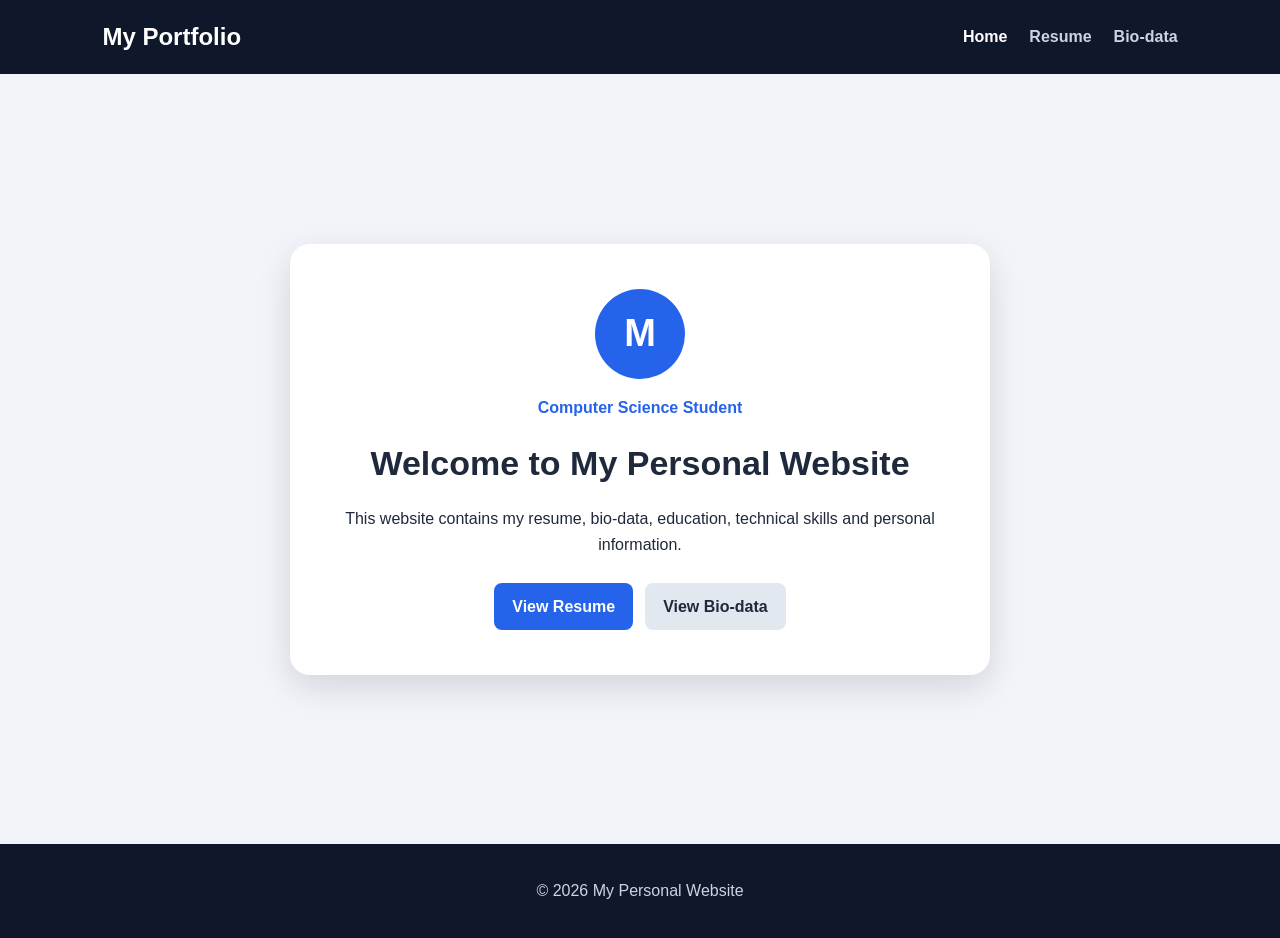
<file: index.html>
<!DOCTYPE html>
<html lang="en">
<head>
    <meta charset="UTF-8">
    <meta name="viewport" content="width=device-width, initial-scale=1.0">
    <title>My Personal Website</title>
    <link rel="stylesheet" href="style.css">
</head>
<body>
    <header>
        <nav class="navbar">
            <h1>My Portfolio</h1>
            <ul>
                <li><a href="index.html">Home</a></li>
                <li><a href="resume.html">Resume</a></li>
                <li><a href="biodata.html">Bio-data</a></li>
            </ul>
        </nav>
    </header>

    <main class="hero">
        <section class="hero-card">
            <div class="avatar">M</div>
            <p class="tag">Computer Science Student</p>
            <h2>Welcome to My Personal Website</h2>
            <p>
                This website contains my resume, bio-data, education,
                technical skills and personal information.
            </p>
            <div class="buttons">
                <a class="btn" href="resume.html">View Resume</a>
                <a class="btn secondary" href="biodata.html">View Bio-data</a>
            </div>
        </section>
    </main>

    <footer>
        <p>&copy; <span id="year"></span> My Personal Website</p>
    </footer>

    <script src="https://code.jquery.com/jquery-3.7.1.min.js"></script>
    <script src="script.js"></script>
</body>
</html>
</file>
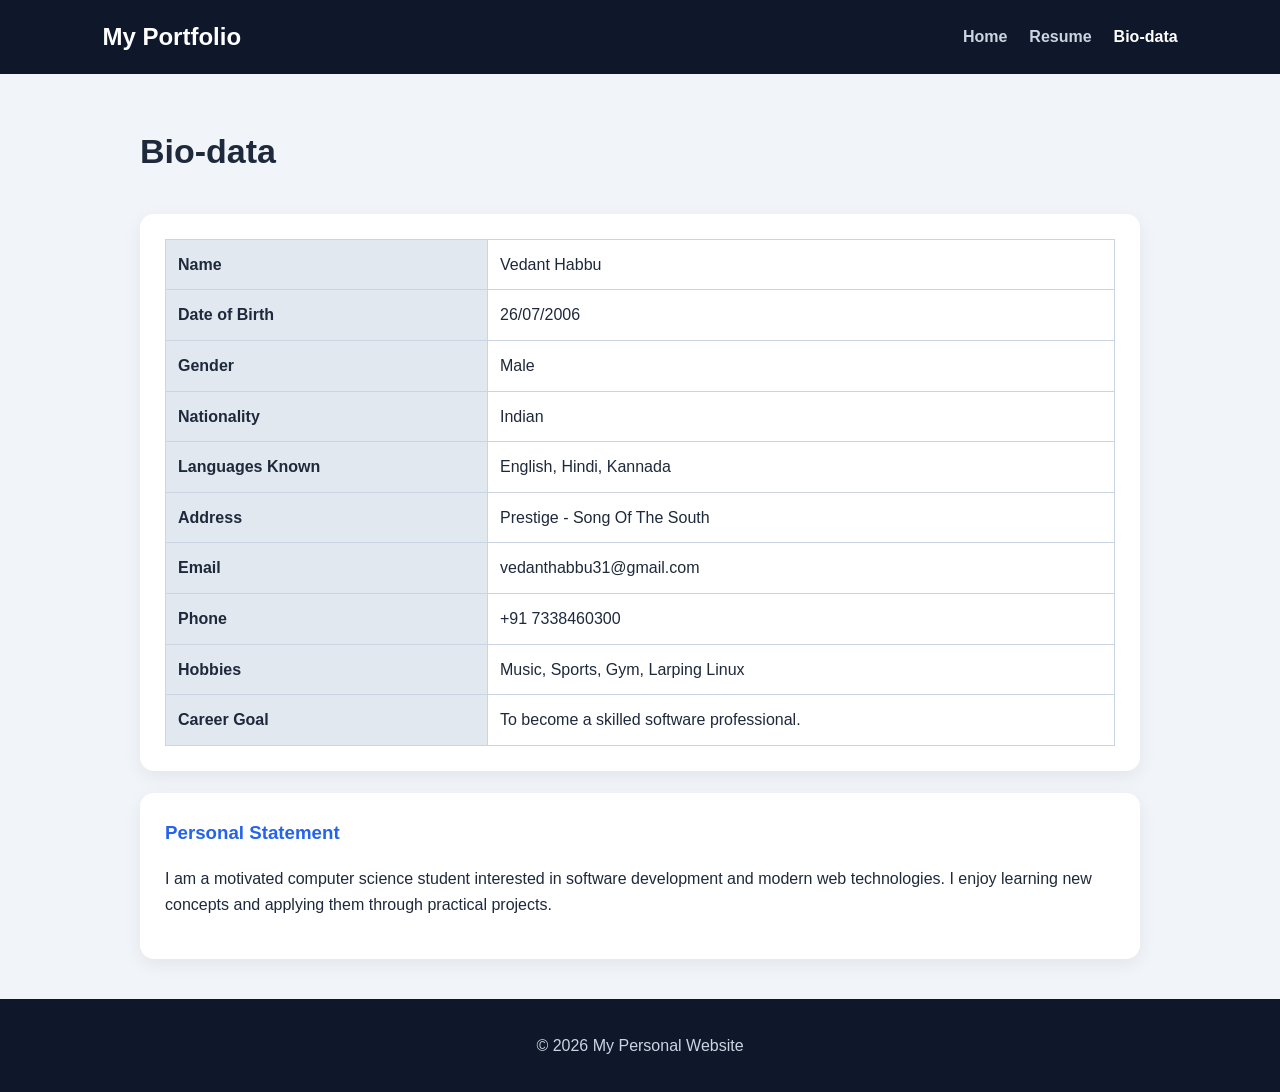
<file: biodata.html>
<!DOCTYPE html>
<html lang="en">
<head>
    <meta charset="UTF-8">
    <meta name="viewport" content="width=device-width, initial-scale=1.0">
    <title>Bio-data</title>
    <link rel="stylesheet" href="style.css">
</head>
<body>
    <header>
        <nav class="navbar">
            <h1>My Portfolio</h1>
            <ul>
                <li><a href="index.html">Home</a></li>
                <li><a href="resume.html">Resume</a></li>
                <li><a href="biodata.html">Bio-data</a></li>
            </ul>
        </nav>
    </header>

    <main class="container">
        <section class="page-title">
            <h2>Bio-data</h2>
        </section>

        <section class="card">
            <table class="biodata-table">
                <tr><th>Name</th><td>Vedant Habbu</td></tr>
                <tr><th>Date of Birth</th><td>26/07/2006</td></tr>
                <tr><th>Gender</th><td>Male</td></tr>
                <tr><th>Nationality</th><td>Indian</td></tr>
                <tr><th>Languages Known</th><td>English, Hindi, Kannada</td></tr>
                <tr><th>Address</th><td>Prestige - Song Of The South</td></tr>
                <tr><th>Email</th><td>vedanthabbu31@gmail.com</td></tr>
                <tr><th>Phone</th><td>+91 7338460300</td></tr>
                <tr><th>Hobbies</th><td>Music, Sports, Gym, Larping Linux</td></tr>
                <tr><th>Career Goal</th><td>To become a skilled software professional.</td></tr>
            </table>
        </section>

        <section class="card">
            <h3>Personal Statement</h3>
            <p>
                I am a motivated computer science student interested in software
                development and modern web technologies. I enjoy learning new concepts
                and applying them through practical projects.
            </p>
        </section>
    </main>

    <footer>
        <p>&copy; <span id="year"></span> My Personal Website</p>
    </footer>

    <script src="https://code.jquery.com/jquery-3.7.1.min.js"></script>
    <script src="script.js"></script>
</body>
</html>
</file>
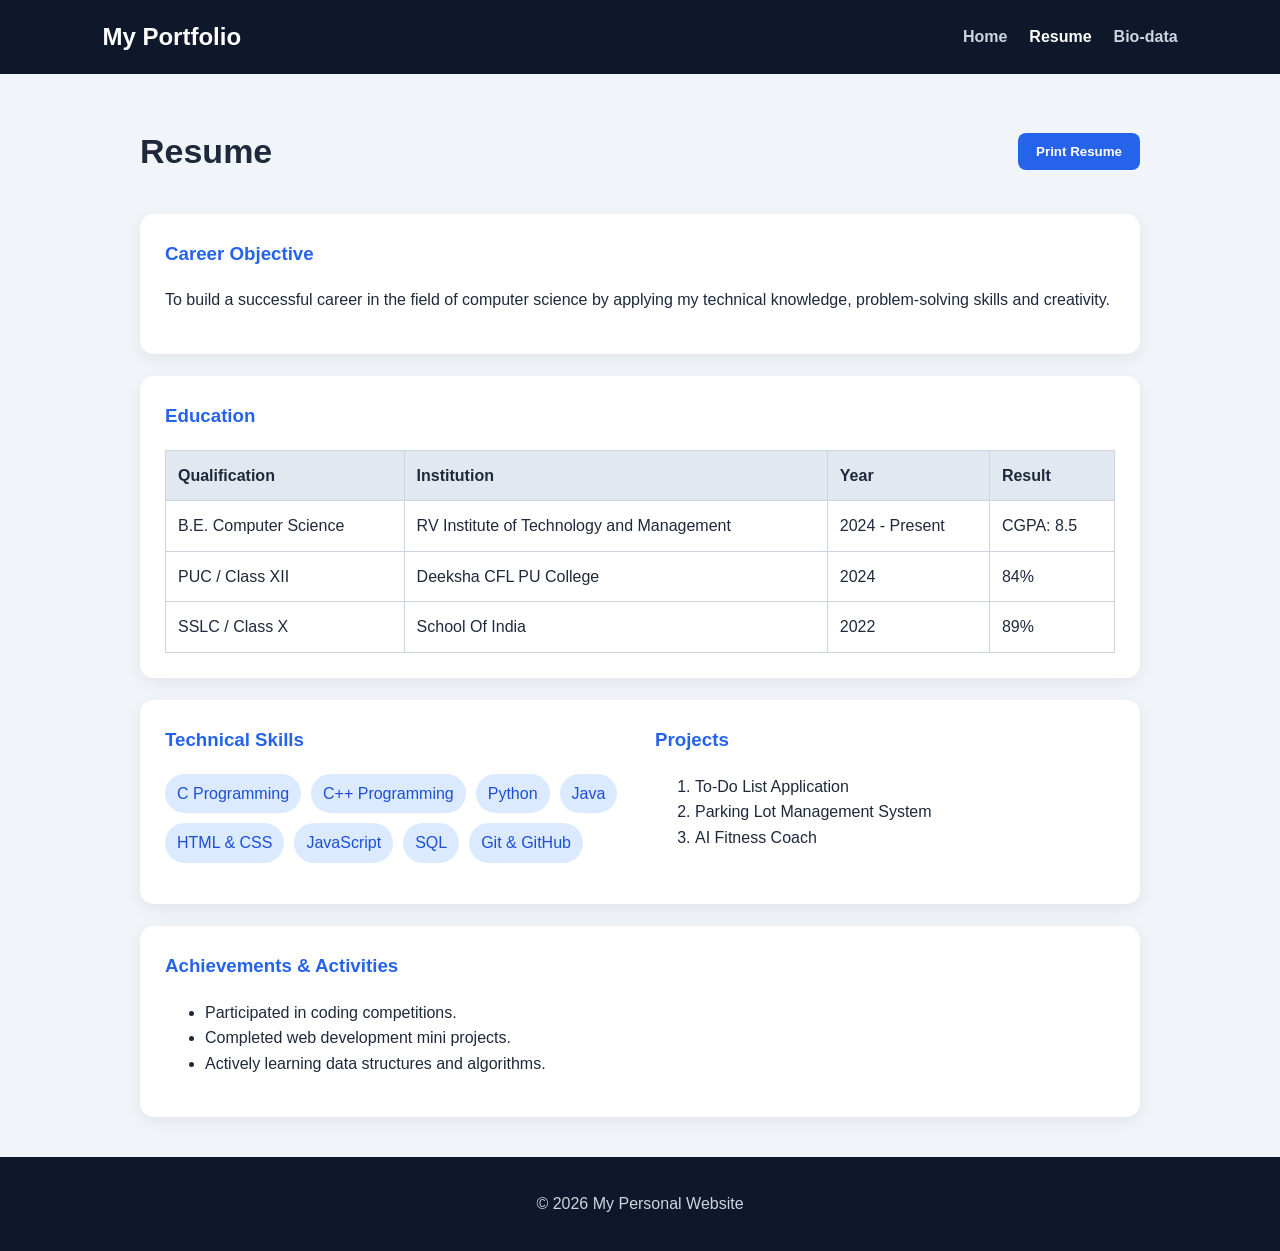
<file: resume.html>
<!DOCTYPE html>
<html lang="en">
<head>
    <meta charset="UTF-8">
    <meta name="viewport" content="width=device-width, initial-scale=1.0">
    <title>Resume</title>
    <link rel="stylesheet" href="style.css">
</head>
<body>
    <header>
        <nav class="navbar">
            <h1>My Portfolio</h1>
            <ul>
                <li><a href="index.html">Home</a></li>
                <li><a href="resume.html">Resume</a></li>
                <li><a href="biodata.html">Bio-data</a></li>
            </ul>
        </nav>
    </header>

    <main class="container">
        <section class="page-title">
            <h2>Resume</h2>
            <button id="printBtn" class="btn">Print Resume</button>
        </section>

        <section class="card">
            <h3>Career Objective</h3>
            <p>
                To build a successful career in the field of computer science
                by applying my technical knowledge, problem-solving skills and creativity.
            </p>
        </section>

        <section class="card">
            <h3>Education</h3>
            <table>
                <thead>
                    <tr>
                        <th>Qualification</th>
                        <th>Institution</th>
                        <th>Year</th>
                        <th>Result</th>
                    </tr>
                </thead>
                <tbody>
                    <tr>
                        <td>B.E. Computer Science</td>
                        <td>RV Institute of Technology and Management</td>
                        <td>2024 - Present</td>
                        <td>CGPA: 8.5</td>
                    </tr>
                    <tr>
                        <td>PUC / Class XII</td>
                        <td>Deeksha CFL PU College</td>
                        <td>2024</td>
                        <td>84%</td>
                    </tr>
                    <tr>
                        <td>SSLC / Class X</td>
                        <td>School Of India</td>
                        <td>2022</td>
                        <td>89%</td>
                    </tr>
                </tbody>
            </table>
        </section>

        <section class="card two-col">
            <div>
                <h3>Technical Skills</h3>
                <ul class="skill-list">
                    <li>C Programming</li>
                    <li>C++ Programming</li>
                    <li>Python</li>
                    <li>Java</li>
                    <li>HTML & CSS</li>
                    <li>JavaScript</li>
                    <li>SQL</li>
                    <li>Git & GitHub</li>
                </ul>
            </div>
            <div>
                <h3>Projects</h3>
                <ol>
                    <li>To-Do List Application</li>
                    <li>Parking Lot Management System</li>
                    <li>AI Fitness Coach</li>
                </ol>
            </div>
        </section>

        <section class="card">
            <h3>Achievements & Activities</h3>
            <ul>
                <li>Participated in coding competitions.</li>
                <li>Completed web development mini projects.</li>
                <li>Actively learning data structures and algorithms.</li>
            </ul>
        </section>
    </main>

    <footer>
        <p>&copy; <span id="year"></span> My Personal Website</p>
    </footer>

    <script src="https://code.jquery.com/jquery-3.7.1.min.js"></script>
    <script src="script.js"></script>
</body>
</html>
</file>
<file: style.css>
* {
    box-sizing: border-box;
}

body {
    margin: 0;
    font-family: Arial, sans-serif;
    background: #f1f5f9;
    color: #1e293b;
    line-height: 1.6;
}

.navbar {
    display: flex;
    justify-content: space-between;
    align-items: center;
    padding: 18px 8%;
    background: #0f172a;
}

.navbar h1 {
    margin: 0;
    color: white;
    font-size: 24px;
}

.navbar ul {
    display: flex;
    gap: 22px;
    list-style: none;
    margin: 0;
    padding: 0;
}

.navbar a {
    color: #cbd5e1;
    text-decoration: none;
    font-weight: bold;
}

.navbar a:hover,
.navbar a.active {
    color: white;
}

.hero {
    min-height: calc(100vh - 130px);
    display: grid;
    place-items: center;
    padding: 40px 20px;
}

.hero-card {
    width: min(700px, 100%);
    padding: 45px;
    text-align: center;
    background: white;
    border-radius: 20px;
    box-shadow: 0 12px 35px #0002;
}

.avatar {
    width: 90px;
    height: 90px;
    margin: 0 auto 15px;
    display: grid;
    place-items: center;
    border-radius: 50%;
    background: #2563eb;
    color: white;
    font-size: 38px;
    font-weight: bold;
}

.tag {
    color: #2563eb;
    font-weight: bold;
}

.hero-card h2,
.page-title h2 {
    font-size: 34px;
    margin: 10px 0;
}

.buttons {
    display: flex;
    justify-content: center;
    gap: 12px;
    margin-top: 25px;
}

.btn {
    display: inline-block;
    padding: 11px 18px;
    border: 0;
    border-radius: 8px;
    background: #2563eb;
    color: white;
    text-decoration: none;
    font-weight: bold;
    cursor: pointer;
}

.btn:hover {
    background: #1d4ed8;
}

.btn.secondary {
    background: #e2e8f0;
    color: #1e293b;
}

.container {
    width: min(1000px, 92%);
    margin: 40px auto;
}

.page-title {
    display: flex;
    justify-content: space-between;
    align-items: center;
    margin-bottom: 25px;
}

.card {
    margin-bottom: 22px;
    padding: 25px;
    background: white;
    border-radius: 14px;
    box-shadow: 0 5px 18px #0001;
}

.card h3 {
    margin-top: 0;
    color: #2563eb;
}

table {
    width: 100%;
    border-collapse: collapse;
}

th,
td {
    padding: 12px;
    border: 1px solid #cbd5e1;
    text-align: left;
}

th {
    background: #e2e8f0;
}

.skill-list {
    display: flex;
    flex-wrap: wrap;
    gap: 10px;
    padding: 0;
    list-style: none;
}

.skill-list li {
    padding: 7px 12px;
    border-radius: 20px;
    background: #dbeafe;
    color: #1d4ed8;
}

.two-col {
    display: grid;
    grid-template-columns: 1fr 1fr;
    gap: 30px;
}

footer {
    padding: 18px;
    text-align: center;
    background: #0f172a;
    color: #cbd5e1;
}

@media (max-width: 700px) {
    .navbar {
        flex-direction: column;
        gap: 12px;
    }

    .navbar ul {
        gap: 12px;
        flex-wrap: wrap;
        justify-content: center;
    }

    .hero-card {
        padding: 28px 20px;
    }

    .hero-card h2,
    .page-title h2 {
        font-size: 27px;
    }

    .buttons,
    .page-title {
        flex-direction: column;
    }

    .two-col {
        grid-template-columns: 1fr;
    }

    table {
        font-size: 14px;
    }
}

@media print {
    .navbar,
    footer,
    #printBtn {
        display: none;
    }

    body {
        background: white;
    }

    .container {
        width: 100%;
        margin: 0;
    }

    .card {
        box-shadow: none;
        border: 1px solid #ddd;
    }
}
</file>
